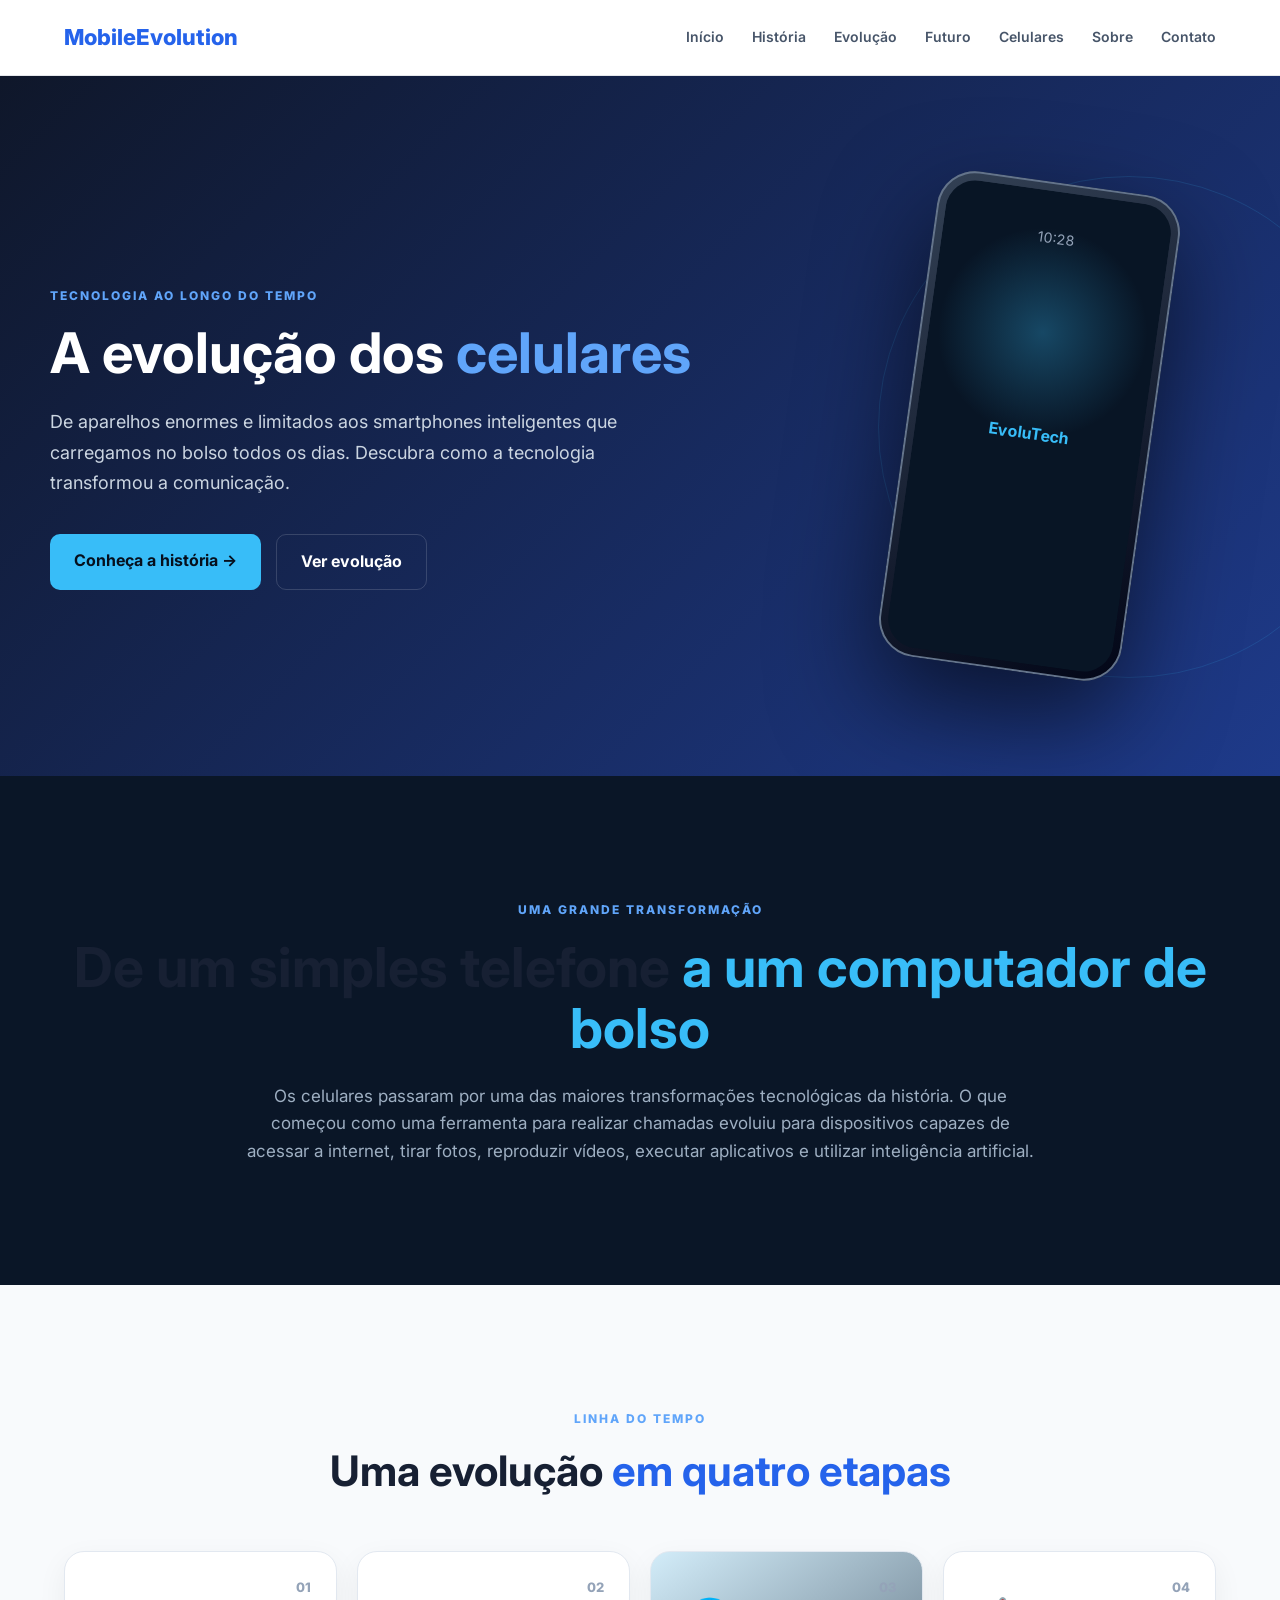
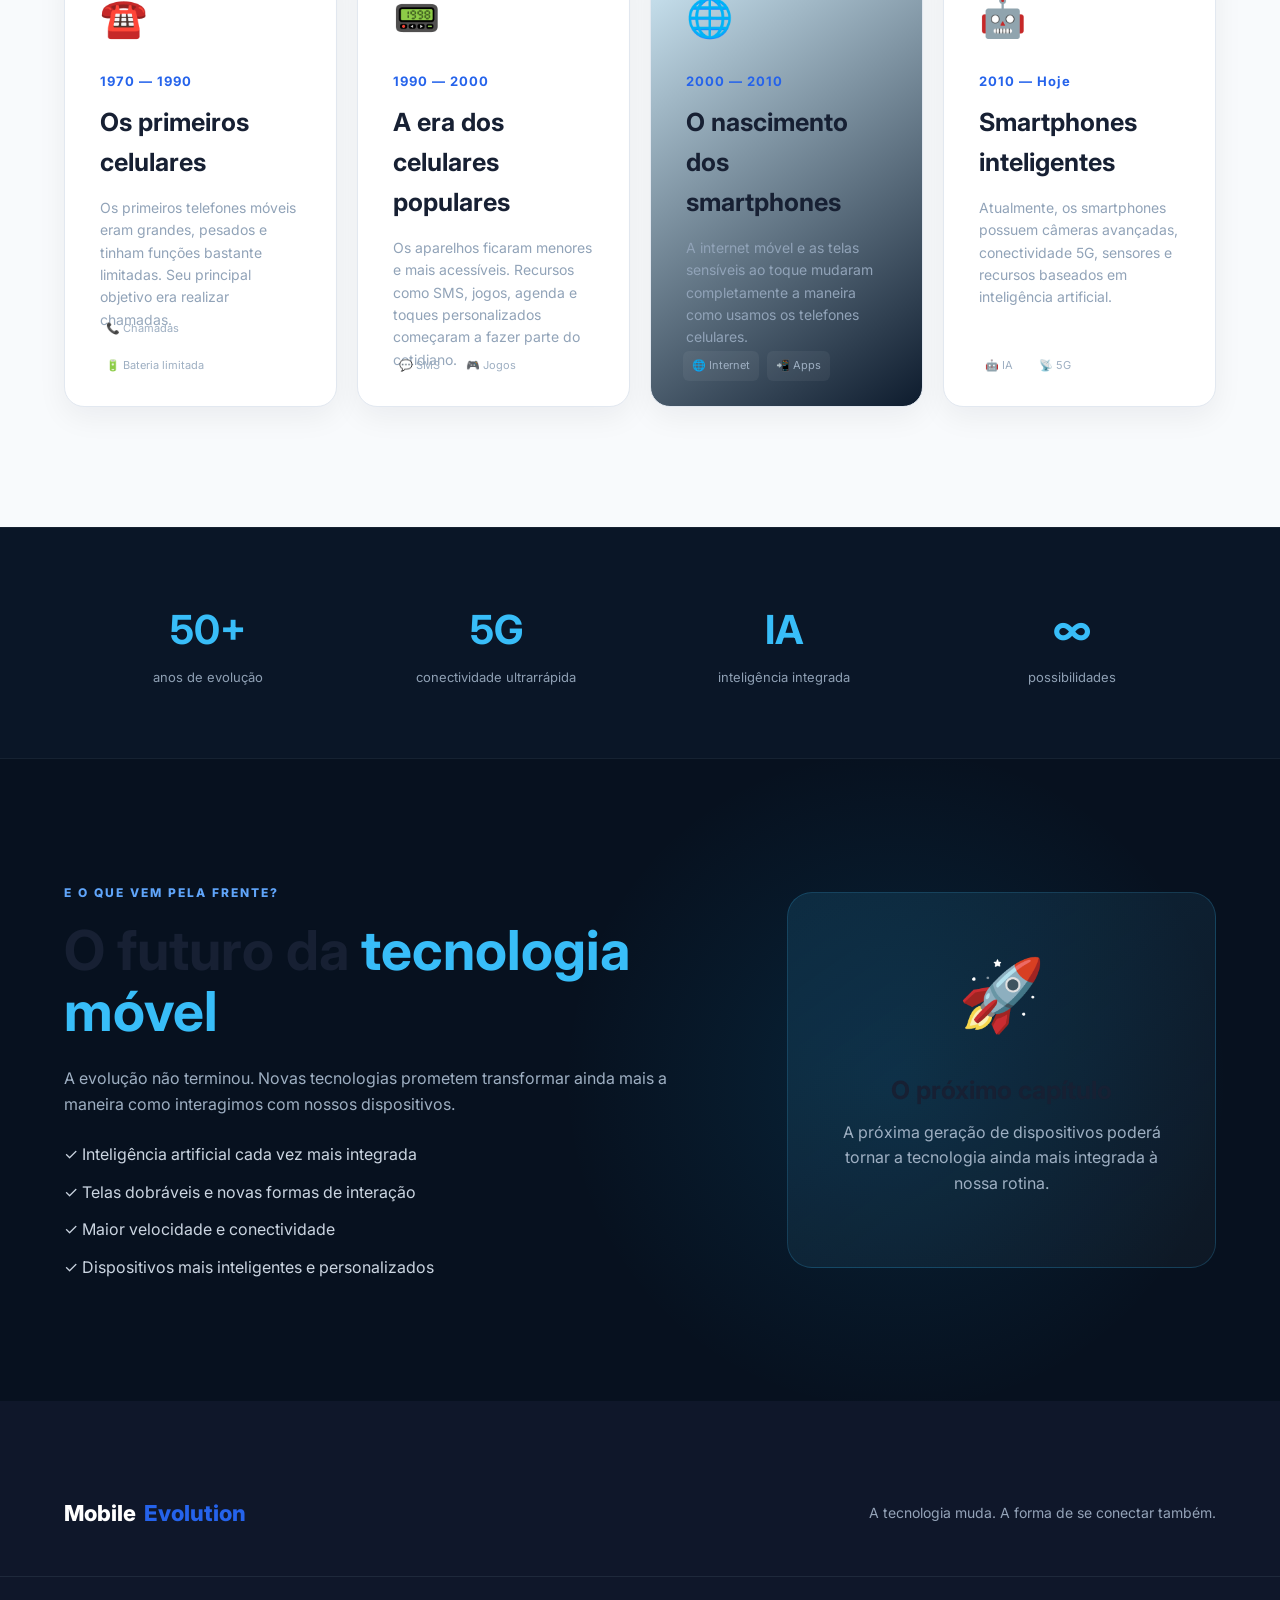
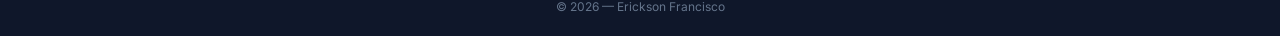
<file: index.html>
<!DOCTYPE html>

<html lang="pt-BR">
<head>
    <meta charset="UTF-8">
    <meta name="viewport" content="width=device-width, initial-scale=1.0">


<title>Evolução dos Celulares</title>

<link rel="stylesheet" href="style.css">

<link rel="preconnect" href="https://fonts.googleapis.com">
<link rel="preconnect" href="https://fonts.gstatic.com" crossorigin>
<link href="https://fonts.googleapis.com/css2?family=Inter:wght@400;500;600;700;800&display=swap" rel="stylesheet">


</head>

<body>


<!-- MENU -->
<header class="header">
    <div class="container nav">

        <div class="logo">
            <span>Mobile<span class="highlight">Evolution</span></span>
        </div>

        <nav>
            <a href="#inicio">Início</a>
            <a href="#historia">História</a>
            <a href="#evolucao">Evolução</a>
            <a href="#futuro">Futuro</a>
            <a href="celulares.html">Celulares</a>
            <a href="sobre.html">Sobre</a>
            <a href="contato.html">Contato</a>
        </nav>

    </div>
</header>


<!-- HERO -->
<section class="hero" id="inicio">

    <div class="hero-content">

        <span class="tag">TECNOLOGIA AO LONGO DO TEMPO</span>

        <h1>
            A evolução dos
            <span>celulares</span>
        </h1>

        <p>
            De aparelhos enormes e limitados aos smartphones
            inteligentes que carregamos no bolso todos os dias.
            Descubra como a tecnologia transformou a comunicação.
        </p>

        <div class="buttons">
            <a href="#historia" class="btn primary">
                Conheça a história →
            </a>

            <a href="#evolucao" class="btn secondary">
                Ver evolução
            </a>
        </div>

    </div>

    <div class="hero-phone">
        <div class="phone">
            <div class="phone-screen">
                <div class="screen-time">10:28</div>
                <div class="screen-icon"></div>
                <div class="screen-text">EvoluTech</div>
            </div>
        </div>
    </div>

</section>


<!-- INTRODUÇÃO -->
<section class="intro" id="historia">

    <div class="container">

        <span class="section-tag">UMA GRANDE TRANSFORMAÇÃO</span>

        <h2>
            De um simples telefone
            <span>a um computador de bolso</span>
        </h2>

        <p class="intro-text">
            Os celulares passaram por uma das maiores transformações
            tecnológicas da história. O que começou como uma ferramenta
            para realizar chamadas evoluiu para dispositivos capazes de
            acessar a internet, tirar fotos, reproduzir vídeos, executar
            aplicativos e utilizar inteligência artificial.
        </p>

    </div>

</section>


<!-- CARDS -->
<section class="evolution" id="evolucao">

    <div class="container">

        <div class="section-header">
            <span class="section-tag">LINHA DO TEMPO</span>

            <h2>
                Uma evolução
                <span>em quatro etapas</span>
            </h2>
        </div>


        <div class="timeline">

            <!-- 1 -->
            <article class="card">

                <div class="card-number">01</div>

                <div class="card-icon">☎️</div>

                <span class="year">1970 — 1990</span>

                <h3>Os primeiros celulares</h3>

                <p>
                    Os primeiros telefones móveis eram grandes,
                    pesados e tinham funções bastante limitadas.
                    Seu principal objetivo era realizar chamadas.
                </p>

                <div class="card-footer">
                    <span>📞 Chamadas</span>
                    <span>🔋 Bateria limitada</span>
                </div>

            </article>


            <!-- 2 -->
            <article class="card">

                <div class="card-number">02</div>

                <div class="card-icon">📟</div>

                <span class="year">1990 — 2000</span>

                <h3>A era dos celulares populares</h3>

                <p>
                    Os aparelhos ficaram menores e mais acessíveis.
                    Recursos como SMS, jogos, agenda e toques
                    personalizados começaram a fazer parte do cotidiano.
                </p>

                <div class="card-footer">
                    <span>💬 SMS</span>
                    <span>🎮 Jogos</span>
                </div>

            </article>


            <!-- 3 -->
            <article class="card featured">

                <div class="card-number">03</div>

                <div class="card-icon">🌐</div>

                <span class="year">2000 — 2010</span>

                <h3>O nascimento dos smartphones</h3>

                <p>
                    A internet móvel e as telas sensíveis ao toque
                    mudaram completamente a maneira como usamos
                    os telefones celulares.
                </p>

                <div class="card-footer">
                    <span>🌐 Internet</span>
                    <span>📲 Apps</span>
                </div>

            </article>


            <!-- 4 -->
            <article class="card">

                <div class="card-number">04</div>

                <div class="card-icon">🤖</div>

                <span class="year">2010 — Hoje</span>

                <h3>Smartphones inteligentes</h3>

                <p>
                    Atualmente, os smartphones possuem câmeras
                    avançadas, conectividade 5G, sensores e recursos
                    baseados em inteligência artificial.
                </p>

                <div class="card-footer">
                    <span>🤖 IA</span>
                    <span>📡 5G</span>
                </div>

            </article>

        </div>

    </div>

</section>


<!-- NÚMEROS -->
<section class="numbers">

    <div class="container stats">

        <div class="stat">
            <strong>50+</strong>
            <span>anos de evolução</span>
        </div>

        <div class="stat">
            <strong>5G</strong>
            <span>conectividade ultrarrápida</span>
        </div>

        <div class="stat">
            <strong>IA</strong>
            <span>inteligência integrada</span>
        </div>

        <div class="stat">
            <strong>∞</strong>
            <span>possibilidades</span>
        </div>

    </div>

</section>


<!-- FUTURO -->
<section class="future" id="futuro">

    <div class="container future-content">

        <div>

            <span class="section-tag">E O QUE VEM PELA FRENTE?</span>

            <h2>
                O futuro da
                <span>tecnologia móvel</span>
            </h2>

            <p>
                A evolução não terminou. Novas tecnologias prometem
                transformar ainda mais a maneira como interagimos
                com nossos dispositivos.
            </p>

            <ul>
                <li>✓ Inteligência artificial cada vez mais integrada</li>
                <li>✓ Telas dobráveis e novas formas de interação</li>
                <li>✓ Maior velocidade e conectividade</li>
                <li>✓ Dispositivos mais inteligentes e personalizados</li>
            </ul>

        </div>

        <div class="future-card">
            <div class="future-icon">🚀</div>
            <h3>O próximo capítulo</h3>
            <p>
                A próxima geração de dispositivos poderá tornar
                a tecnologia ainda mais integrada à nossa rotina.
            </p>
        </div>

    </div>

</section>


<!-- FOOTER -->
<footer>

    <div class="container footer-content">

        <div class="logo">
            Mobile<span class="highlight">Evolution</span>
        </div>

        <p>
            A tecnologia muda. A forma de se conectar também.
        </p>

    </div>

    <div class="copyright">
        © 2026 — Erickson Francisco
    </div>

</footer>

</body>
</html>
</file>
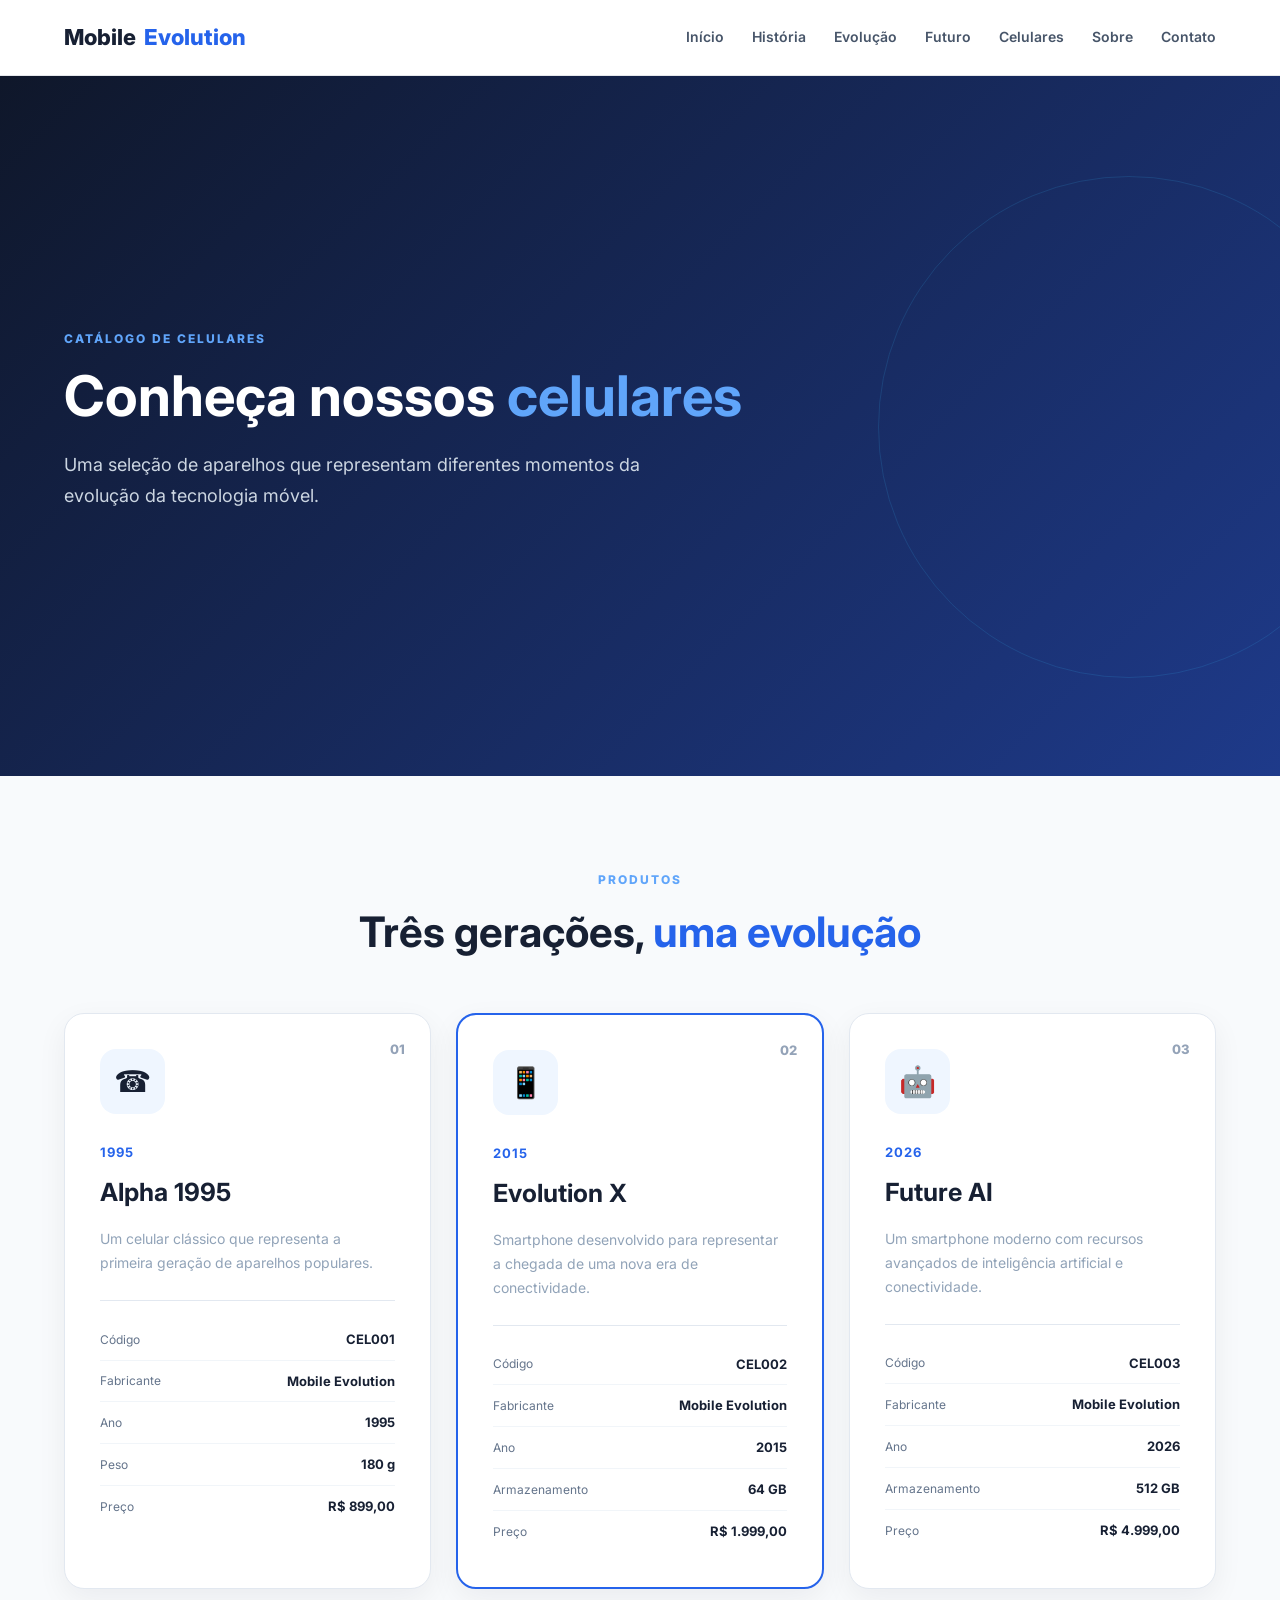
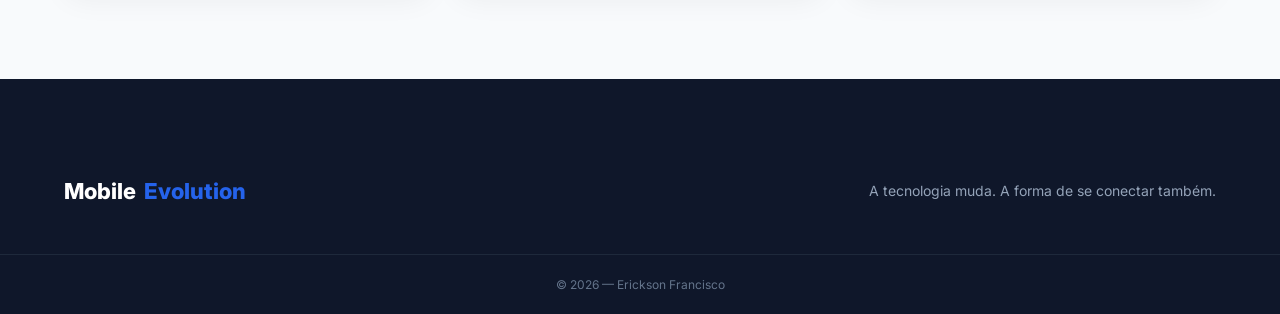
<file: celulares.html>
<!DOCTYPE html>
<html lang="pt-BR">
<head>
    <meta charset="UTF-8">
    <meta name="viewport" content="width=device-width, initial-scale=1.0">

    <title>Celulares - MobileEvolution</title>

    <link rel="stylesheet" href="style.css">

    <link rel="preconnect" href="https://fonts.googleapis.com">
    <link rel="preconnect" href="https://fonts.gstatic.com" crossorigin>
    <link href="https://fonts.googleapis.com/css2?family=Inter:wght@400;500;600;700;800&display=swap" rel="stylesheet">
</head>

<body>

    <header class="header">
        <div class="container nav">

            <div class="logo">
                Mobile<span>Evolution</span>
            </div>

            <nav>
            <a href="#inicio">Início</a>
            <a href="#historia">História</a>
            <a href="#evolucao">Evolução</a>
            <a href="#futuro">Futuro</a>
            <a href="celulares.html">Celulares</a>
            <a href="sobre.html">Sobre</a>
            <a href="contato.html">Contato</a>
        </nav>

        </div>
    </header>

    <main>

        <section class="hero">
            <div class="container">

                <span class="tag">CATÁLOGO DE CELULARES</span>

                <h1>
                    Conheça nossos
                    <span>celulares</span>
                </h1>

                <p>
                    Uma seleção de aparelhos que representam diferentes
                    momentos da evolução da tecnologia móvel.
                </p>

            </div>
        </section>


        <section class="celulares">

            <div class="container">

                <div class="section-header">
                    <span class="section-tag">PRODUTOS</span>

                    <h2>
                        Três gerações,
                        <span>uma evolução</span>
                    </h2>
                </div>


                <div class="cards">


                    <!-- CELULAR 1 -->
                    <article class="card">

                        <div class="card-number">01</div>

                        <div class="phone-icon">☎</div>

                        <span class="year">1995</span>

                        <h3>Alpha 1995</h3>

                        <p class="description">
                            Um celular clássico que representa a primeira
                            geração de aparelhos populares.
                        </p>

                        <div class="attributes">

                            <div>
                                <span>Código</span>
                                <strong>CEL001</strong>
                            </div>

                            <div>
                                <span>Fabricante</span>
                                <strong>Mobile Evolution</strong>
                            </div>

                            <div>
                                <span>Ano</span>
                                <strong>1995</strong>
                            </div>

                            <div>
                                <span>Peso</span>
                                <strong>180 g</strong>
                            </div>

                            <div>
                                <span>Preço</span>
                                <strong>R$ 899,00</strong>
                            </div>

                        </div>

                    </article>


                    <!-- CELULAR 2 -->
                    <article class="card destaque">

                        <div class="card-number">02</div>

                        <div class="phone-icon">📱</div>

                        <span class="year">2015</span>

                        <h3>Evolution X</h3>

                        <p class="description">
                            Smartphone desenvolvido para representar
                            a chegada de uma nova era de conectividade.
                        </p>

                        <div class="attributes">

                            <div>
                                <span>Código</span>
                                <strong>CEL002</strong>
                            </div>

                            <div>
                                <span>Fabricante</span>
                                <strong>Mobile Evolution</strong>
                            </div>

                            <div>
                                <span>Ano</span>
                                <strong>2015</strong>
                            </div>

                            <div>
                                <span>Armazenamento</span>
                                <strong>64 GB</strong>
                            </div>

                            <div>
                                <span>Preço</span>
                                <strong>R$ 1.999,00</strong>
                            </div>

                        </div>

                    </article>


                    <!-- CELULAR 3 -->
                    <article class="card">

                        <div class="card-number">03</div>

                        <div class="phone-icon">🤖</div>

                        <span class="year">2026</span>

                        <h3>Future AI</h3>

                        <p class="description">
                            Um smartphone moderno com recursos avançados
                            de inteligência artificial e conectividade.
                        </p>

                        <div class="attributes">

                            <div>
                                <span>Código</span>
                                <strong>CEL003</strong>
                            </div>

                            <div>
                                <span>Fabricante</span>
                                <strong>Mobile Evolution</strong>
                            </div>

                            <div>
                                <span>Ano</span>
                                <strong>2026</strong>
                            </div>

                            <div>
                                <span>Armazenamento</span>
                                <strong>512 GB</strong>
                            </div>

                            <div>
                                <span>Preço</span>
                                <strong>R$ 4.999,00</strong>
                            </div>

                        </div>

                    </article>

                </div>

            </div>

        </section>

    </main>


    <footer>

        <div class="container footer-content">

            <div class="logo">
                Mobile<span>Evolution</span>
            </div>

            <p>
                A tecnologia muda. A forma de se conectar também.
            </p>

        </div>

        <div class="copyright">
            © 2026 — Erickson Francisco
        </div>

    </footer>

</body>
</html>
</file>
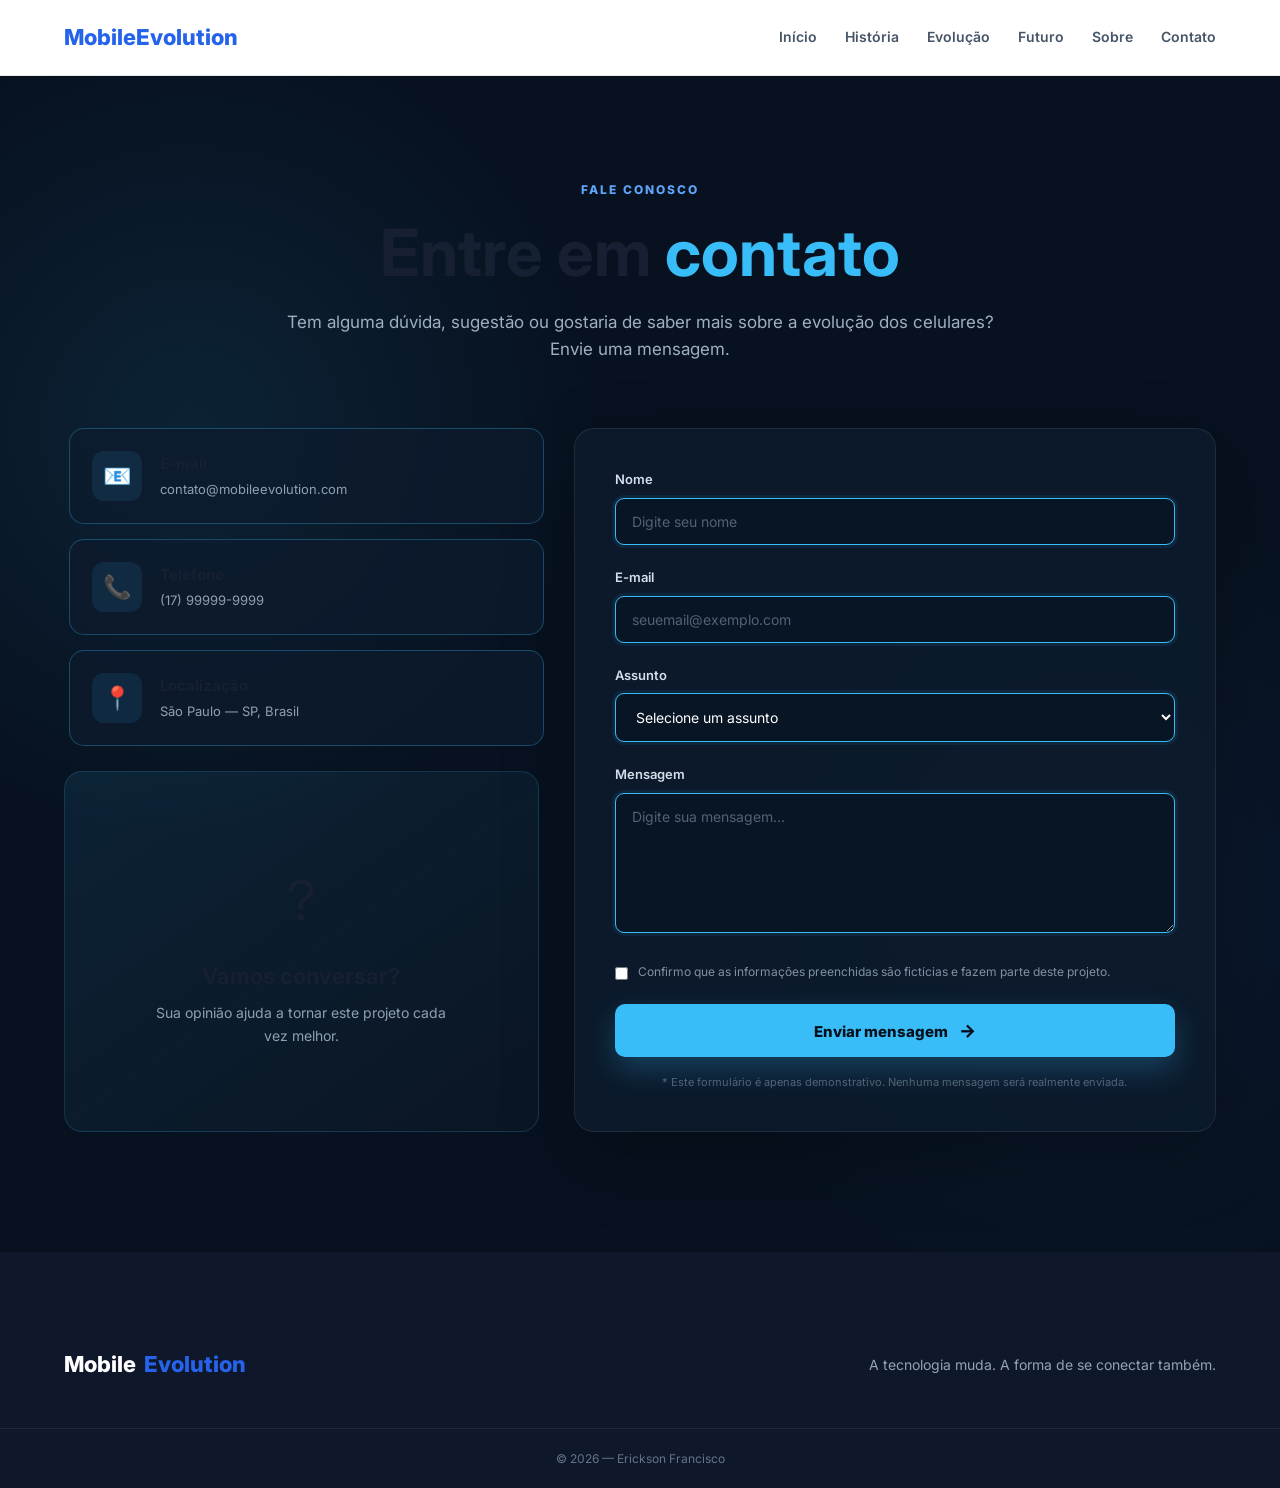
<file: contato.html>
<!DOCTYPE html>

<html lang="pt-BR">
<head>
    <meta charset="UTF-8">
    <meta name="viewport" content="width=device-width, initial-scale=1.0">

<title>Contato | Mobile Evolution</title>

<link rel="stylesheet" href="style.css">

<link rel="preconnect" href="https://fonts.googleapis.com">
<link rel="preconnect" href="https://fonts.gstatic.com" crossorigin>

<link href="https://fonts.googleapis.com/css2?family=Inter:wght@400;500;600;700;800&display=swap" rel="stylesheet">

</head>

<body>


<!-- MENU -->
<header class="header">
    <div class="container nav">

        <div class="logo">
            <span>Mobile<span class="highlight">Evolution</span></span>
        </div>

        <nav>
            <a href="index.html">Início</a>
            <a href="#historia">História</a>
            <a href="#evolucao">Evolução</a>
            <a href="#futuro">Futuro</a>
            <a href="sobre.html">Sobre</a>
            <a href="contato.html">Contato</a>
        </nav>

    </div>
</header>


<!-- CONTATO -->
<main class="contact-page">

    <div class="container">

        <div class="contact-header">

            <span class="section-tag">FALE CONOSCO</span>

            <h1>
                Entre em
                <span>contato</span>
            </h1>

            <p>
                Tem alguma dúvida, sugestão ou gostaria de saber mais
                sobre a evolução dos celulares? Envie uma mensagem.
            </p>

        </div>


        <div class="contact-grid">

            <!-- INFORMAÇÕES -->
            <section class="contact-info">

                <div class="info-card">

                    <div class="info-icon">📧</div>

                    <div>
                        <h3>E-mail</h3>
                        <p>contato@mobileevolution.com</p>
                    </div>

                </div>


                <div class="info-card">

                    <div class="info-icon">📞</div>

                    <div>
                        <h3>Telefone</h3>
                        <p>(17) 99999-9999</p>
                    </div>

                </div>


                <div class="info-card">

                    <div class="info-icon">📍</div>

                    <div>
                        <h3>Localização</h3>
                        <p>São Paulo — SP, Brasil</p>
                    </div>

                </div>


                <div class="contact-message">

                    <div class="big-icon">?</div>

                    <h3>Vamos conversar?</h3>

                    <p>
                        Sua opinião ajuda a tornar este projeto
                        cada vez melhor.
                    </p>

                </div>

            </section>


            <!-- FORMULÁRIO -->
            <section class="contact-form">

                <form action="#" method="post">

                    <div class="form-group">

                        <label for="nome">
                            Nome
                        </label>

                        <input
                            type="text"
                            id="nome"
                            name="nome"
                            placeholder="Digite seu nome"
                            required
                        >

                    </div>


                    <div class="form-group">

                        <label for="email">
                            E-mail
                        </label>

                        <input
                            type="email"
                            id="email"
                            name="email"
                            placeholder="seuemail@exemplo.com"
                            required
                        >

                    </div>


                    <div class="form-group">

                        <label for="assunto">
                            Assunto
                        </label>

                        <select id="assunto" name="assunto">

                            <option value="">
                                Selecione um assunto
                            </option>

                            <option value="duvida">
                                Dúvida
                            </option>

                            <option value="sugestao">
                                Sugestão
                            </option>

                            <option value="elogio">
                                Elogio
                            </option>

                            <option value="outro">
                                Outro
                            </option>

                        </select>

                    </div>


                    <div class="form-group">

                        <label for="mensagem">
                            Mensagem
                        </label>

                        <textarea
                            id="mensagem"
                            name="mensagem"
                            rows="6"
                            placeholder="Digite sua mensagem..."
                            required
                        ></textarea>

                    </div>


                    <div class="checkbox">

                        <input
                            type="checkbox"
                            id="termos"
                            required
                        >

                        <label for="termos">
                            Confirmo que as informações preenchidas
                            são fictícias e fazem parte deste projeto.
                        </label>

                    </div>


                    <button type="submit" class="submit-btn">
                        Enviar mensagem
                        <span>→</span>
                    </button>

                    <p class="form-note">
                        * Este formulário é apenas demonstrativo.
                        Nenhuma mensagem será realmente enviada.
                    </p>

                </form>

            </section>

        </div>

    </div>

</main>


<!-- FOOTER -->
<footer>

    <div class="container footer-content">

        <div class="logo">
            Mobile<span class="highlight">Evolution</span>
        </div>

        <p>
            A tecnologia muda. A forma de se conectar também.
        </p>

    </div>

    <div class="copyright">
        © 2026 — Erickson Francisco
    </div>

</footer>


</body>
</html>
</file>
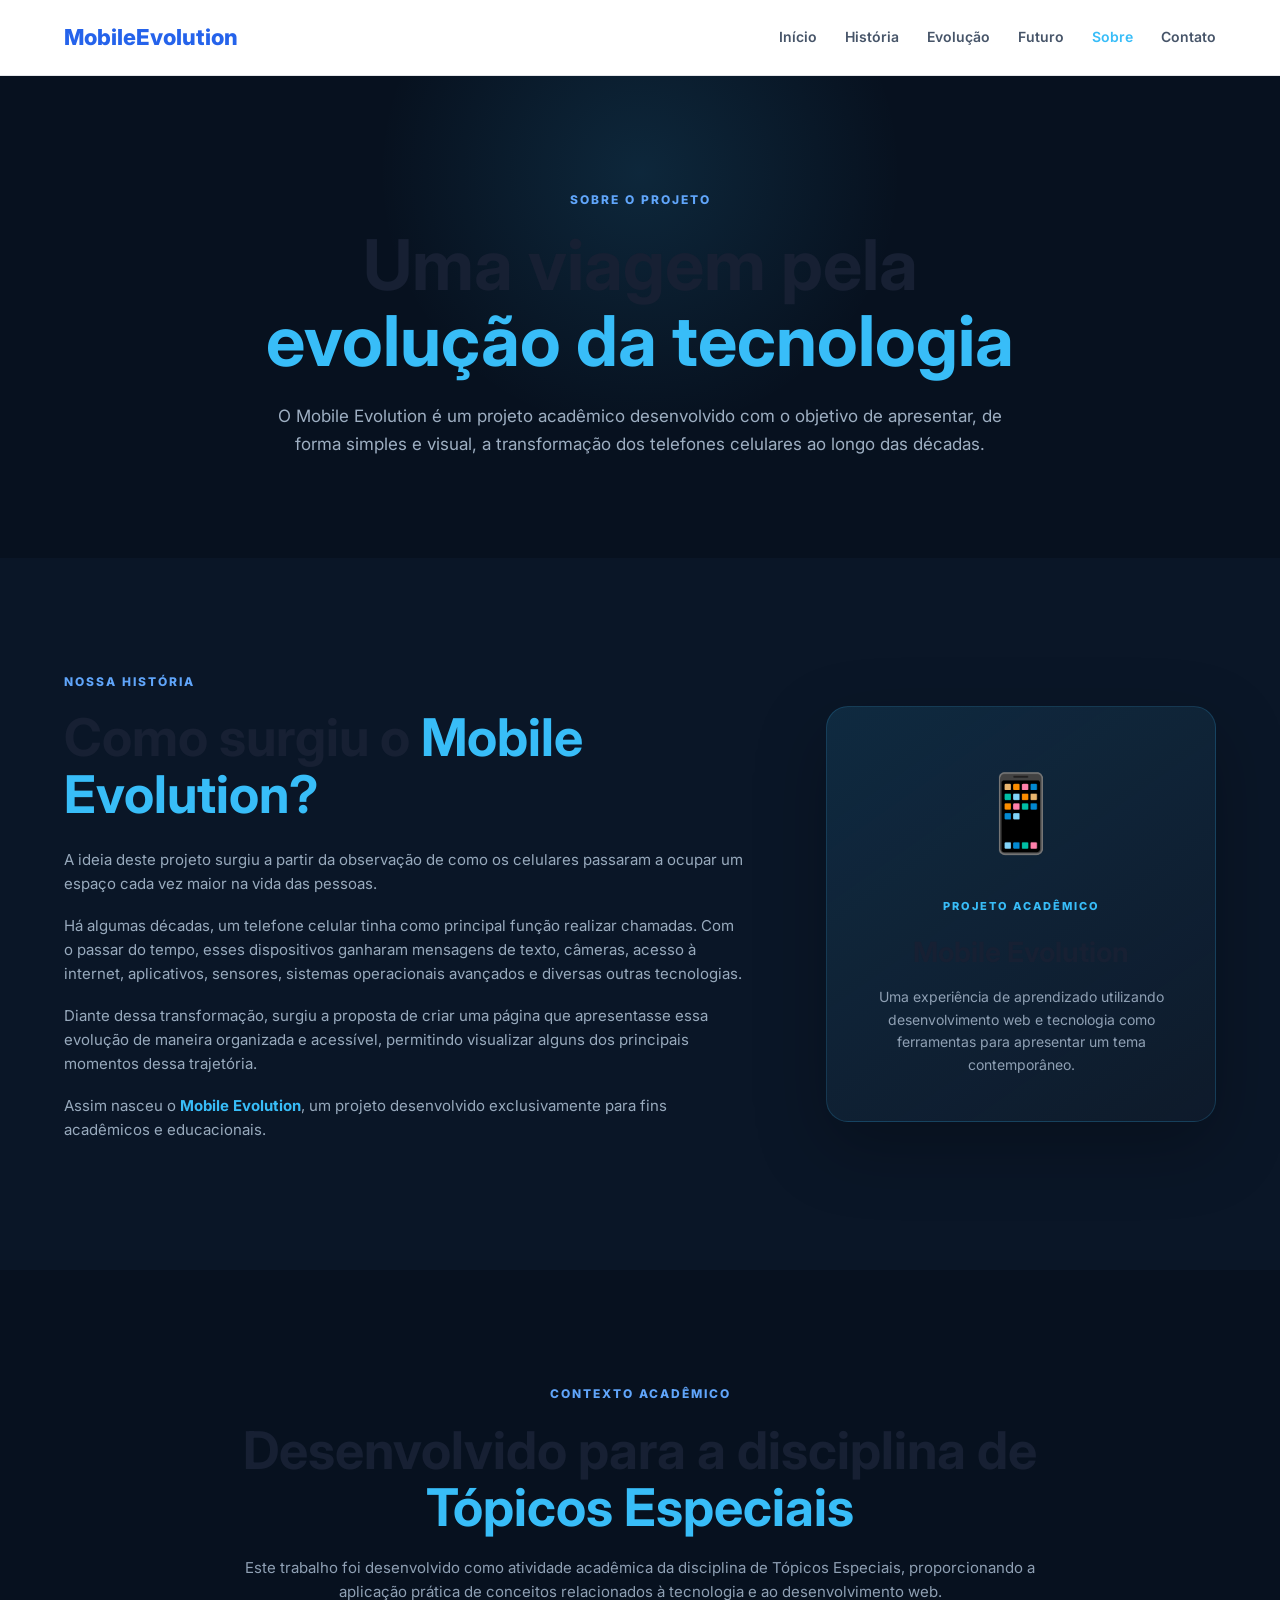
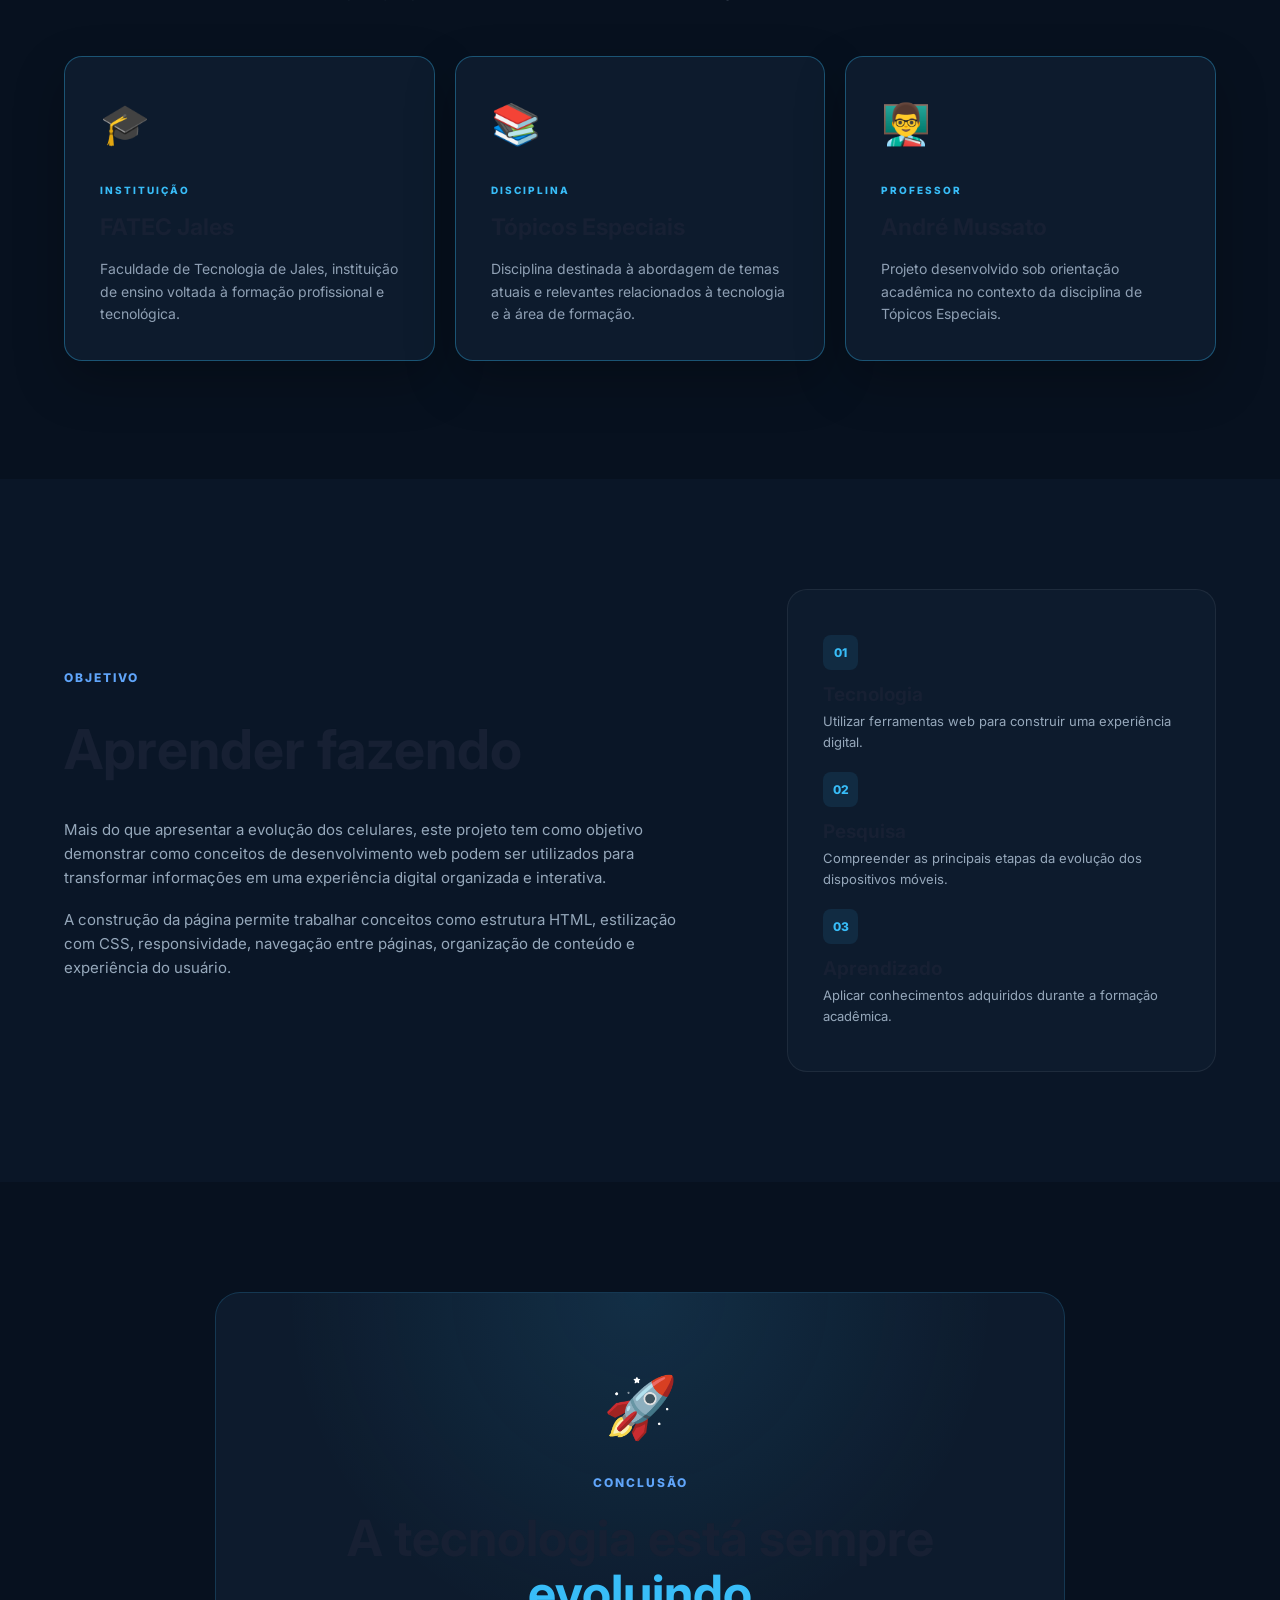
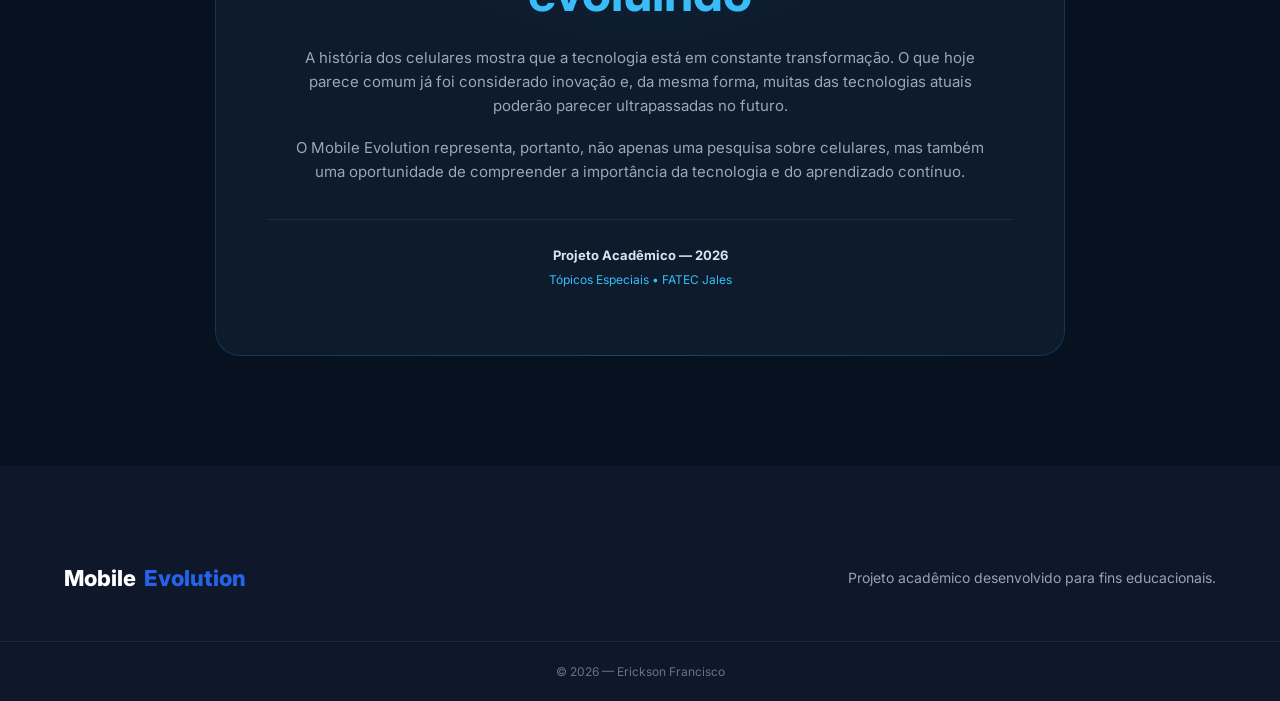
<file: sobre.html>
<!DOCTYPE html>

<html lang="pt-BR"> <head>

<meta charset="UTF-8">

<meta name="viewport" content="width=device-width, initial-scale=1.0">

<title>Sobre | Mobile Evolution</title>

<link rel="stylesheet" href="style.css">

<link rel="preconnect" href="https://fonts.googleapis.com">

<link rel="preconnect" href="https://fonts.gstatic.com" crossorigin>

<link
    href="https://fonts.googleapis.com/css2?family=Inter:wght@400;500;600;700;800&display=swap"
    rel="stylesheet"
>

</head>

<body>

<!-- MENU -->

<header class="header">

<div class="container nav">

    <div class="logo">

        <span>
            Mobile<span class="highlight">Evolution</span>
        </span>

    </div>


    <nav>

        <a href="index.html">Início</a>

        <a href="index.html#historia">História</a>

        <a href="index.html#evolucao">Evolução</a>

        <a href="index.html#futuro">Futuro</a>

        <a href="sobre.html" class="active">Sobre</a>

        <a href="contato.html">Contato</a>

    </nav>

</div>

</header>




<!-- HERO SOBRE -->

<main class="about-page">

<section class="about-hero">

    <div class="container">

        <span class="section-tag">
            SOBRE O PROJETO
        </span>


        <h1>

            Uma viagem pela
            <span>evolução da tecnologia</span>

        </h1>


        <p>

            O Mobile Evolution é um projeto acadêmico desenvolvido
            com o objetivo de apresentar, de forma simples e visual,
            a transformação dos telefones celulares ao longo das décadas.

        </p>

    </div>

</section>



<!-- HISTÓRIA DO PROJETO -->

<section class="about-story">

    <div class="container about-grid">


        <div class="story-text">

            <span class="section-tag">
                NOSSA HISTÓRIA
            </span>


            <h2>
                Como surgiu o
                <span>Mobile Evolution?</span>
            </h2>


            <p>

                A ideia deste projeto surgiu a partir da observação
                de como os celulares passaram a ocupar um espaço cada
                vez maior na vida das pessoas.

            </p>


            <p>

                Há algumas décadas, um telefone celular tinha como
                principal função realizar chamadas. Com o passar do
                tempo, esses dispositivos ganharam mensagens de texto,
                câmeras, acesso à internet, aplicativos, sensores,
                sistemas operacionais avançados e diversas outras
                tecnologias.

            </p>


            <p>

                Diante dessa transformação, surgiu a proposta de
                criar uma página que apresentasse essa evolução de
                maneira organizada e acessível, permitindo visualizar
                alguns dos principais momentos dessa trajetória.

            </p>


            <p>

                Assim nasceu o <strong>Mobile Evolution</strong>,
                um projeto desenvolvido exclusivamente para fins
                acadêmicos e educacionais.

            </p>

        </div>


        <div class="story-card">

            <div class="story-icon">
                📱
            </div>


            <span>
                PROJETO ACADÊMICO
            </span>


            <h3>
                Mobile Evolution
            </h3>


            <p>

                Uma experiência de aprendizado utilizando
                desenvolvimento web e tecnologia como ferramentas
                para apresentar um tema contemporâneo.

            </p>

        </div>


    </div>

</section>



<!-- CONTEXTO ACADÊMICO -->

<section class="academic">

    <div class="container">


        <div class="academic-header">

            <span class="section-tag">
                CONTEXTO ACADÊMICO
            </span>


            <h2>

                Desenvolvido para a disciplina de
                <span>Tópicos Especiais</span>

            </h2>


            <p>

                Este trabalho foi desenvolvido como atividade
                acadêmica da disciplina de Tópicos Especiais,
                proporcionando a aplicação prática de conceitos
                relacionados à tecnologia e ao desenvolvimento web.

            </p>

        </div>



        <div class="academic-cards">


            <div class="academic-card">

                <div class="academic-icon">
                    🎓
                </div>

                <span>
                    INSTITUIÇÃO
                </span>

                <h3>
                    FATEC Jales
                </h3>

                <p>
                    Faculdade de Tecnologia de Jales,
                    instituição de ensino voltada à formação
                    profissional e tecnológica.
                </p>

            </div>



            <div class="academic-card">

                <div class="academic-icon">
                    📚
                </div>

                <span>
                    DISCIPLINA
                </span>

                <h3>
                    Tópicos Especiais
                </h3>

                <p>
                    Disciplina destinada à abordagem de temas
                    atuais e relevantes relacionados à tecnologia
                    e à área de formação.
                </p>

            </div>



            <div class="academic-card">

                <div class="academic-icon">
                    👨‍🏫
                </div>

                <span>
                    PROFESSOR
                </span>

                <h3>
                    André Mussato
                </h3>

                <p>
                    Projeto desenvolvido sob orientação acadêmica
                    no contexto da disciplina de Tópicos Especiais.
                </p>

            </div>


        </div>

    </div>

</section>



<!-- OBJETIVO -->

<section class="objective">

    <div class="container objective-content">


        <div>

            <span class="section-tag">
                OBJETIVO
            </span>


            <h2>

                Aprender fazendo

            </h2>


            <p>

                Mais do que apresentar a evolução dos celulares,
                este projeto tem como objetivo demonstrar como
                conceitos de desenvolvimento web podem ser utilizados
                para transformar informações em uma experiência
                digital organizada e interativa.

            </p>


            <p>

                A construção da página permite trabalhar conceitos
                como estrutura HTML, estilização com CSS,
                responsividade, navegação entre páginas, organização
                de conteúdo e experiência do usuário.

            </p>

        </div>


        <div class="objective-card">

            <div class="objective-number">
                01
            </div>

            <h3>
                Tecnologia
            </h3>

            <p>
                Utilizar ferramentas web para construir
                uma experiência digital.
            </p>


            <div class="objective-number">
                02
            </div>

            <h3>
                Pesquisa
            </h3>

            <p>
                Compreender as principais etapas da evolução
                dos dispositivos móveis.
            </p>


            <div class="objective-number">
                03
            </div>

            <h3>
                Aprendizado
            </h3>

            <p>
                Aplicar conhecimentos adquiridos durante
                a formação acadêmica.
            </p>

        </div>

    </div>

</section>



<!-- CONCLUSÃO -->

<section class="about-final">

    <div class="container">


        <div class="final-box">

            <div class="final-icon">
                🚀
            </div>


            <span class="section-tag">
                CONCLUSÃO
            </span>


            <h2>

                A tecnologia está sempre
                <span>evoluindo</span>

            </h2>


            <p>

                A história dos celulares mostra que a tecnologia
                está em constante transformação. O que hoje parece
                comum já foi considerado inovação e, da mesma forma,
                muitas das tecnologias atuais poderão parecer
                ultrapassadas no futuro.

            </p>


            <p>

                O Mobile Evolution representa, portanto, não apenas
                uma pesquisa sobre celulares, mas também uma
                oportunidade de compreender a importância da
                tecnologia e do aprendizado contínuo.

            </p>


            <div class="academic-signature">

                <strong>
                    Projeto Acadêmico — 2026
                </strong>

                <span>
                    Tópicos Especiais • FATEC Jales
                </span>

            </div>

        </div>

    </div>

</section>

</main>




<!-- FOOTER -->

<footer>

<div class="container footer-content">

    <div class="logo">

        Mobile<span class="highlight">
            Evolution
        </span>

    </div>


    <p>
        Projeto acadêmico desenvolvido para fins educacionais.
    </p>

</div>


<div class="copyright">

    © 2026 — Erickson Francisco

</div>

</footer>

</body>

</html>
</file>
<file: style.css>
* {
  margin: 0;
  padding: 0;
  box-sizing: border-box;
  }

html {
scroll-behavior: smooth;
}

body {
font-family: "Inter", sans-serif;
background: #07111f;
color: #ffffff;
line-height: 1.6;
}

.container {
width: min(1150px, 90%);
margin: auto;
}

/* =========================
HEADER
========================= */

.header {
position: sticky;
top: 0;
z-index: 1000;


background: rgba(7, 17, 31, 0.85);
backdrop-filter: blur(15px);

border-bottom: 1px solid rgba(255,255,255,0.08);


}

.nav {
height: 75px;


display: flex;
align-items: center;
justify-content: space-between;


}

.logo {
display: flex;
align-items: center;
gap: 8px;


font-size: 19px;
font-weight: 800;


}

.highlight {
color: #38bdf8;
}

nav {
display: flex;
gap: 30px;
}

nav a {
color: #b8c4d4;
text-decoration: none;
font-size: 14px;
font-weight: 600;


transition: 0.3s;


}

nav a:hover {
color: #38bdf8;
}

/* =========================
HERO
========================= */

.hero {
min-height: 700px;


display: flex;
align-items: center;

position: relative;
overflow: hidden;

background:
    radial-gradient(circle at 80% 40%, rgba(14,165,233,0.18), transparent 30%),
    radial-gradient(circle at 20% 80%, rgba(59,130,246,0.12), transparent 30%);


}

.hero::before {
content: "";


position: absolute;
width: 500px;
height: 500px;

border-radius: 50%;

border: 1px solid rgba(56,189,248,0.15);

right: -100px;
top: 100px;


}

.hero-content {
width: 55%;
position: relative;
z-index: 2;
margin-left: 50px;
}

.tag,
.section-tag {
display: inline-block;


color: #38bdf8;

font-size: 12px;
font-weight: 800;

letter-spacing: 2px;

margin-bottom: 18px;


}

.hero h1 {
font-size: clamp(48px, 6vw, 78px);
line-height: 1.05;


margin-bottom: 25px;


}

.hero h1 span,
.intro h2 span,
.section-header h2 span,
.future h2 span {
color: #38bdf8;
}

.hero p {
max-width: 600px;


color: #aebdce;

font-size: 18px;

margin-bottom: 35px;


}

.buttons {
display: flex;
gap: 15px;
}

.btn {
display: inline-block;


padding: 14px 24px;

border-radius: 10px;

text-decoration: none;

font-weight: 700;

transition: 0.3s;


}

.primary {
background: #38bdf8;
color: #06101d;
}

.primary:hover {
transform: translateY(-3px);
box-shadow: 0 10px 30px rgba(56,189,248,0.25);
}

.secondary {
border: 1px solid rgba(255,255,255,0.15);
color: white;
}

.secondary:hover {
background: rgba(255,255,255,0.06);
}

/* =========================
CELULAR
========================= */

.hero-phone {
position: absolute;


right: 10%;
top: 50%;

transform: translateY(-50%);


}

.phone {
width: 245px;
height: 490px;


padding: 9px;

border-radius: 38px;

background: linear-gradient(145deg, #334155, #020617);

box-shadow:
    0 40px 100px rgba(0,0,0,0.6),
    inset 0 0 0 2px #64748b;

transform: rotate(8deg);

animation: float 4s ease-in-out infinite;


}

.phone-screen {
height: 100%;


border-radius: 30px;

display: flex;
flex-direction: column;
align-items: center;
justify-content: center;

background:
    radial-gradient(circle at 50% 30%, rgba(56,189,248,0.3), transparent 30%),
    #081525;


}

.screen-time {
position: absolute;
top: 45px;


font-size: 14px;
color: #94a3b8;


}

.screen-icon {
font-size: 65px;


filter: drop-shadow(0 0 20px rgba(56,189,248,0.5));


}

.screen-text {
margin-top: 15px;


font-weight: 700;
color: #38bdf8;


}

@keyframes float {


0%, 100% {
    transform: rotate(8deg) translateY(0);
}

50% {
    transform: rotate(8deg) translateY(-18px);
}


}

/* =========================
INTRO
========================= */

.intro {
padding: 120px 0;


background: #0a1627;

text-align: center;


}

.intro h2,
.section-header h2,
.future h2 {
font-size: clamp(35px, 5vw, 55px);
line-height: 1.1;


margin-bottom: 25px;


}

.intro-text {
max-width: 800px;


margin: auto;

color: #9eafc2;

font-size: 17px;


}

/* =========================
EVOLUTION
========================= */

.evolution {
padding: 120px 0;
}

.section-header {
text-align: center;
margin-bottom: 60px;
}

.timeline {
display: grid;


grid-template-columns: repeat(4, 1fr);

gap: 20px;


}

.card {
position: relative;


padding: 32px;

min-height: 380px;

background: #0d1b2d;

border: 1px solid rgba(255,255,255,0.07);

border-radius: 18px;

transition: 0.4s;

overflow: hidden;


}

.card:hover {
transform: translateY(-10px);


border-color: rgba(56,189,248,0.4);

box-shadow: 0 20px 50px rgba(0,0,0,0.25);


}

.card.featured {
background:
linear-gradient(
145deg,
rgba(14,165,233,0.16),
#0d1b2d
);
}

.card-number {
position: absolute;


right: 20px;
top: 10px;

font-size: 60px;
font-weight: 800;

color: rgba(255,255,255,0.04);


}

.card-icon {
font-size: 38px;


margin-bottom: 20px;


}

.year {
color: #38bdf8;


font-size: 12px;
font-weight: 800;

letter-spacing: 1px;


}

.card h3 {
margin: 10px 0 15px;


font-size: 21px;


}

.card p {
color: #91a3b8;


font-size: 14px;


}

.card-footer {
position: absolute;


bottom: 25px;
left: 32px;
right: 32px;

display: flex;
gap: 8px;

flex-wrap: wrap;


}

.card-footer span {
padding: 6px 9px;


background: rgba(255,255,255,0.05);

border-radius: 6px;

color: #9eafc2;

font-size: 11px;


}

/* =========================
NÚMEROS
========================= */

.numbers {
padding: 70px 0;


background: #0a1627;

border-top: 1px solid rgba(255,255,255,0.05);
border-bottom: 1px solid rgba(255,255,255,0.05);


}

.stats {
display: grid;


grid-template-columns: repeat(4, 1fr);

text-align: center;


}

.stat {
display: flex;


flex-direction: column;

gap: 5px;


}

.stat strong {
font-size: 40px;


color: #38bdf8;


}

.stat span {
color: #8fa0b4;


font-size: 13px;


}

/* =========================
FUTURO
========================= */

.future {
padding: 120px 0;


background:
    radial-gradient(circle at 70% 50%, rgba(14,165,233,0.12), transparent 35%),
    #07111f;


}

.future-content {
display: grid;


grid-template-columns: 1.5fr 1fr;

align-items: center;

gap: 80px;


}

.future p {
color: #9eafc2;


margin-bottom: 25px;


}

.future ul {
list-style: none;


display: flex;

flex-direction: column;

gap: 12px;

color: #cbd5e1;


}

.future-card {
padding: 45px;


border-radius: 25px;

background:
    linear-gradient(
        145deg,
        rgba(56,189,248,0.12),
        rgba(255,255,255,0.03)
    );

border: 1px solid rgba(56,189,248,0.2);

text-align: center;


}

.future-icon {
font-size: 70px;


margin-bottom: 20px;


}

.future-card h3 {
font-size: 25px;


margin-bottom: 10px;


}

/* =========================
FOOTER
========================= */

footer {
background: #040b14;


padding-top: 50px;


}

.footer-content {
display: flex;


align-items: center;
justify-content: space-between;

padding-bottom: 40px;


}

.footer-content p {
color: #718096;


font-size: 13px;


}

.copyright {
text-align: center;


padding: 20px;

border-top: 1px solid rgba(255,255,255,0.05);

color: #526174;

font-size: 12px;


}

/* =========================
RESPONSIVIDADE
========================= */

@media (max-width: 900px) {


nav {
    display: none;
}

.hero {
    padding: 100px 0;
}

.hero-content {
    width: 100%;
    text-align: center;
}

.hero p {
    margin-left: auto;
    margin-right: auto;
}

.buttons {
    justify-content: center;
}

.hero-phone {
    display: none;
}

.timeline {
    grid-template-columns: repeat(2, 1fr);
}

.stats {
    grid-template-columns: repeat(2, 1fr);
    gap: 40px;
}

.future-content {
    grid-template-columns: 1fr;
}

}

@media (max-width: 600px) {


.hero h1 {
    font-size: 45px;
}

.buttons {
    flex-direction: column;
}

.timeline {
    grid-template-columns: 1fr;
}

.stats {
    grid-template-columns: 1fr 1fr;
}

.footer-content {
    flex-direction: column;
    gap: 20px;
    text-align: center;
}


}

/* =========================
PÁGINA DE CONTATO
========================= */

.contact-page {
min-height: calc(100vh - 75px);

padding: 100px 0 120px;

background:
    radial-gradient(
        circle at 15% 30%,
        rgba(56, 189, 248, 0.10),
        transparent 30%
    ),
    radial-gradient(
        circle at 85% 70%,
        rgba(59, 130, 246, 0.08),
        transparent 30%
    ),
    #07111f;

}

/* CABEÇALHO */

.contact-header {
text-align: center;

max-width: 750px;

margin: 0 auto 65px;

}

.contact-header h1 {
font-size: clamp(45px, 6vw, 65px);

line-height: 1.1;

margin-bottom: 20px;

}

.contact-header h1 span {
color: #38bdf8;
}

.contact-header p {
color: #9eafc2;

font-size: 17px;

}

/* GRID */

.contact-grid {
display: grid;

grid-template-columns: 0.85fr 1.15fr;

gap: 35px;

align-items: stretch;

}

/* INFORMAÇÕES */

.contact-info {
display: flex;

flex-direction: column;

gap: 15px;

}

.info-card {
display: flex;

align-items: center;

gap: 18px;

padding: 22px;

background: rgba(13, 27, 45, 0.8);

border: 1px solid rgba(255,255,255,0.07);

border-radius: 15px;

transition: 0.3s;

}

.info-card {
transform: translateX(5px);

border-color: rgba(56,189,248,0.3);

}

.info-icon {
width: 50px;
height: 50px;

display: flex;

align-items: center;
justify-content: center;

border-radius: 12px;

background: rgba(56,189,248,0.1);

font-size: 23px;

}

.info-card h3 {
font-size: 15px;

margin-bottom: 3px;

}

.info-card p {
color: #8fa0b4;

font-size: 13px;

}

/* CARD DE MENSAGEM */

.contact-message {
flex: 1;

display: flex;

flex-direction: column;

justify-content: center;

align-items: center;

text-align: center;

margin-top: 10px;

padding: 35px;

border-radius: 18px;

border: 1px solid rgba(56,189,248,0.18);

background:
    linear-gradient(
        145deg,
        rgba(56,189,248,0.10),
        rgba(255,255,255,0.02)
    );

}

.big-icon {
font-size: 55px;

margin-bottom: 15px;

}

.contact-message h3 {
font-size: 22px;

margin-bottom: 8px;

}

.contact-message p {
max-width: 300px;

color: #8fa0b4;

font-size: 14px;

}

/* FORMULÁRIO */

.contact-form {
padding: 40px;

background: rgba(13, 27, 45, 0.9);

border: 1px solid rgba(255,255,255,0.08);

border-radius: 20px;

box-shadow: 0 25px 70px rgba(0,0,0,0.25);

}

.form-group {
margin-bottom: 22px;
}

.form-group label {
display: block;

margin-bottom: 8px;

font-size: 13px;

font-weight: 600;

color: #d5deea;

}

.form-group input,
.form-group select,
.form-group textarea {

width: 100%;

padding: 14px 16px;

border-radius: 9px;

border: 1px solid rgba(255,255,255,0.10);

background: #081525;

color: white;

font-family: inherit;

font-size: 14px;

outline: none;

transition: 0.3s;

}

.form-group input::placeholder,
.form-group textarea::placeholder {
color: #526174;
}

.form-group input,
.form-group select,
.form-group textarea {

border-color: #38bdf8;

box-shadow:
    0 0 0 3px rgba(56,189,248,0.08);

}

.form-group textarea {
resize: vertical;

min-height: 140px;

}

/* CHECKBOX */

.checkbox {
display: flex;

align-items: flex-start;

gap: 10px;

margin-bottom: 25px;

}

.checkbox input {
margin-top: 4px;

accent-color: #38bdf8;

}

.checkbox label {
color: #8090a3;

font-size: 12px;

line-height: 1.5;

}

/* BOTÃO */

.submit-btn {

width: 100%;

padding: 16px;

border: none;

border-radius: 10px;

background: #38bdf8;

color: #06101d;

font-family: inherit;

font-size: 15px;

font-weight: 800;

cursor: pointer;

transition: 0.3s;

}

.submit-btn span {
margin-left: 8px;

font-size: 18px;

}

.submit-btn {

transform: translateY(-2px);

box-shadow:
    0 12px 30px rgba(56,189,248,0.25);

}

.form-note {

text-align: center;

margin-top: 15px;

color: #526174;

font-size: 11px;

}

/* LINK ATIVO */

nav a.active {
color: #38bdf8;
}

/* RESPONSIVIDADE */

@media (max-width: 800px) {

.contact-page {
    padding: 70px 0;
}

.contact-grid {
    grid-template-columns: 1fr;
}

.contact-form {
    padding: 28px 22px;
}

}

@media (max-width: 500px) {

.contact-header h1 {
    font-size: 42px;
}

.info-card {
    padding: 18px;
}

.contact-form {
    border-radius: 15px;
}

}

/* =========================
PÁGINA SOBRE
========================= */

.about-page {
background: #07111f;
}

/* HERO */

.about-hero {
padding: 110px 0 100px;

text-align: center;

background:
    radial-gradient(
        circle at 50% 20%,
        rgba(56,189,248,0.13),
        transparent 35%
    );

}

.about-hero h1 {
max-width: 850px;

margin: auto;

font-size: clamp(45px, 6vw, 70px);

line-height: 1.08;

}

.about-hero h1 span {
color: #38bdf8;
}

.about-hero p {
max-width: 750px;

margin: 25px auto 0;

color: #9eafc2;

font-size: 17px;

}

/* HISTÓRIA */

.about-story {
padding: 110px 0;

background: #0a1627;

}

.about-grid {
display: grid;

grid-template-columns: 1.4fr 0.8fr;

gap: 80px;

align-items: center;

}

.story-text h2 {
font-size: clamp(35px, 5vw, 52px);

line-height: 1.1;

margin-bottom: 25px;

}

.story-text h2 span {
color: #38bdf8;
}

.story-text p {
color: #98aabd;

font-size: 15px;

margin-bottom: 18px;

}

.story-text strong {
color: #38bdf8;
}

/* CARD HISTÓRIA */

.story-card {
padding: 45px 35px;

border-radius: 22px;

text-align: center;

border: 1px solid rgba(56,189,248,0.18);

background:
    linear-gradient(
        145deg,
        rgba(56,189,248,0.12),
        rgba(255,255,255,0.02)
    );

box-shadow: 0 25px 70px rgba(0,0,0,0.25);

}

.story-icon {
font-size: 75px;

margin-bottom: 20px;

}

.story-card > span {
color: #38bdf8;

font-size: 11px;

font-weight: 800;

letter-spacing: 2px;

}

.story-card h3 {
font-size: 28px;

margin: 12px 0;

}

.story-card p {
color: #8fa0b4;

font-size: 14px;

}

/* CONTEXTO ACADÊMICO */

.academic {
padding: 110px 0;
}

.academic-header {
max-width: 800px;

margin: 0 auto 60px;

text-align: center;

}

.academic-header h2 {
font-size: clamp(35px, 5vw, 52px);

line-height: 1.1;

margin-bottom: 20px;

}

.academic-header h2 span {
color: #38bdf8;
}

.academic-header p {
color: #8fa0b4;

font-size: 15px;

}

/* CARDS ACADÊMICOS */

.academic-cards {
display: grid;

grid-template-columns: repeat(3, 1fr);

gap: 20px;

}

.academic-card {
padding: 35px;

background: #0d1b2d;

border: 1px solid rgba(255,255,255,0.07);

border-radius: 18px;

transition: 0.35s;

}

.academic-card {
transform: translateY(-8px);

border-color: rgba(56,189,248,0.35);

box-shadow: 0 20px 50px rgba(0,0,0,0.25);

}

.academic-icon {
font-size: 40px;

margin-bottom: 20px;

}

.academic-card > span {
color: #38bdf8;

font-size: 10px;

font-weight: 800;

letter-spacing: 2px;

}

.academic-card h3 {
font-size: 23px;

margin: 8px 0 12px;

}

.academic-card p {
color: #8fa0b4;

font-size: 14px;

}

/* OBJETIVO */

.objective {
padding: 110px 0;

background: #0a1627;

}

.objective-content {
display: grid;

grid-template-columns: 1.2fr 0.8fr;

gap: 80px;

align-items: center;

}

.objective h2 {
font-size: clamp(38px, 5vw, 55px);

margin-bottom: 25px;

}

.objective p {
color: #96a8bb;

font-size: 15px;

margin-bottom: 18px;

}

/* CARD OBJETIVO */

.objective-card {
padding: 35px;

border-radius: 20px;

background: #0d1b2d;

border: 1px solid rgba(255,255,255,0.07);

}

.objective-number {
display: inline-flex;

align-items: center;
justify-content: center;

width: 35px;
height: 35px;

margin-top: 10px;

border-radius: 8px;

background: rgba(56,189,248,0.1);

color: #38bdf8;

font-size: 12px;

font-weight: 800;

}

.objective-card h3 {
margin-top: 10px;

font-size: 19px;

}

.objective-card p {
font-size: 13px;

margin-bottom: 10px;

}

/* CONCLUSÃO */

.about-final {
padding: 110px 0;
}

.final-box {
max-width: 850px;

margin: auto;

padding: 65px 50px;

text-align: center;

border-radius: 25px;

border: 1px solid rgba(56,189,248,0.18);

background:
    radial-gradient(
        circle at 50% 0%,
        rgba(56,189,248,0.12),
        transparent 45%
    ),
    #0d1b2d;

}

.final-icon {
font-size: 60px;

margin-bottom: 15px;

}

.final-box h2 {
font-size: clamp(35px, 5vw, 50px);

line-height: 1.1;

margin-bottom: 25px;

}

.final-box h2 span {
color: #38bdf8;
}

.final-box p {
max-width: 700px;

margin: 0 auto 18px;

color: #96a8bb;

font-size: 15px;

}

.academic-signature {
display: flex;

flex-direction: column;

gap: 5px;

margin-top: 35px;

padding-top: 25px;

border-top: 1px solid rgba(255,255,255,0.07);

}

.academic-signature strong {
color: #dce5ef;

font-size: 13px;

}

.academic-signature span {
color: #38bdf8;

font-size: 12px;

}

/* RESPONSIVIDADE */

@media (max-width: 850px) {

.about-grid,
.objective-content {
    grid-template-columns: 1fr;

    gap: 45px;
}

.academic-cards {
    grid-template-columns: 1fr;
}

.about-hero {
    padding: 80px 0;
}

}

@media (max-width: 600px) {

.about-story,
.academic,
.objective,
.about-final {
    padding: 75px 0;
}

.final-box {
    padding: 45px 25px;
}

}

* {
    margin: 0;
    padding: 0;
    box-sizing: border-box;
}

body {
    font-family: 'Inter', sans-serif;
    background: #f8fafc;
    color: #172033;
}

.container {
    width: 90%;
    max-width: 1200px;
    margin: auto;
}


/* =========================
   HEADER
========================= */

.header {
    background: #ffffff;
    border-bottom: 1px solid #e5e7eb;
    position: sticky;
    top: 0;
    z-index: 10;
}

.nav {
    min-height: 75px;
    display: flex;
    align-items: center;
    justify-content: space-between;
}

.logo {
    font-size: 22px;
    font-weight: 800;
    color: #172033;
}

.logo span {
    color: #2563eb;
}

nav {
    display: flex;
    gap: 28px;
}

nav a {
    text-decoration: none;
    color: #475569;
    font-size: 14px;
    font-weight: 600;
    transition: 0.3s;
}

nav a:hover {
    color: #2563eb;
}


/* =========================
   HERO
========================= */

.hero {
    padding: 100px 0 80px;
    background: linear-gradient(135deg, #0f172a, #1e3a8a);
    color: white;
}

.tag,
.section-tag {
    display: inline-block;
    font-size: 12px;
    font-weight: 800;
    letter-spacing: 2px;
    color: #60a5fa;
    margin-bottom: 18px;
}

.hero h1 {
    max-width: 700px;
    font-size: 56px;
    line-height: 1.05;
    margin-bottom: 25px;
}

.hero h1 span {
    color: #60a5fa;
}

.hero p {
    max-width: 650px;
    font-size: 18px;
    line-height: 1.7;
    color: #cbd5e1;
}


/* =========================
   SEÇÃO CELULARES
========================= */

.celulares {
    padding: 90px 0;
}

.section-header {
    text-align: center;
    margin-bottom: 55px;
}

.section-header h2 {
    font-size: 42px;
    line-height: 1.2;
    color: #172033;
}

.section-header h2 span {
    color: #2563eb;
}


/* =========================
   CARDS
========================= */

.cards {
    display: grid;
    grid-template-columns: repeat(3, 1fr);
    gap: 25px;
}

.card {
    position: relative;
    background: #ffffff;
    border: 1px solid #e2e8f0;
    border-radius: 20px;
    padding: 35px;
    box-shadow: 0 10px 30px rgba(15, 23, 42, 0.06);
    transition: 0.3s;
}

.card:hover {
    transform: translateY(-8px);
    box-shadow: 0 20px 40px rgba(15, 23, 42, 0.12);
}

.card.destaque {
    border: 2px solid #2563eb;
}

.card-number {
    position: absolute;
    top: 25px;
    right: 25px;
    font-size: 13px;
    font-weight: 800;
    color: #94a3b8;
}

.phone-icon {
    width: 65px;
    height: 65px;
    display: flex;
    align-items: center;
    justify-content: center;
    background: #eff6ff;
    border-radius: 16px;
    font-size: 30px;
    margin-bottom: 25px;
}

.year {
    font-size: 13px;
    font-weight: 700;
    color: #2563eb;
}

.card h3 {
    font-size: 25px;
    margin: 8px 0 15px;
    color: #172033;
}

.description {
    font-size: 14px;
    line-height: 1.7;
    color: #64748b;
    margin-bottom: 25px;
}


/* =========================
   ATRIBUTOS
========================= */

.attributes {
    border-top: 1px solid #e2e8f0;
    padding-top: 18px;
}

.attributes div {
    display: flex;
    justify-content: space-between;
    align-items: center;
    gap: 15px;
    padding: 10px 0;
    border-bottom: 1px solid #f1f5f9;
}

.attributes div:last-child {
    border-bottom: none;
}

.attributes span {
    font-size: 12px;
    color: #64748b;
}

.attributes strong {
    font-size: 13px;
    color: #172033;
    text-align: right;
}


/* =========================
   FOOTER
========================= */

footer {
    background: #0f172a;
    color: white;
}

.footer-content {
    padding: 45px 0;
    display: flex;
    align-items: center;
    justify-content: space-between;
}

.footer-content .logo {
    color: white;
}

.footer-content p {
    color: #94a3b8;
    font-size: 14px;
}

.copyright {
    border-top: 1px solid #1e293b;
    padding: 20px;
    text-align: center;
    color: #64748b;
    font-size: 12px;
}


/* =========================
   RESPONSIVIDADE
========================= */

@media (max-width: 900px) {

    .cards {
        grid-template-columns: 1fr;
    }

    .card {
        max-width: 600px;
        margin: auto;
    }

    .hero h1 {
        font-size: 45px;
    }

    .section-header h2 {
        font-size: 34px;
    }
}


@media (max-width: 650px) {

    .nav {
        flex-direction: column;
        gap: 15px;
        padding: 20px 0;
    }

    nav {
        gap: 15px;
        flex-wrap: wrap;
        justify-content: center;
    }

    .hero {
        padding: 70px 0;
    }

    .hero h1 {
        font-size: 38px;
    }

    .hero p {
        font-size: 16px;
    }

    .celulares {
        padding: 60px 0;
    }

    .footer-content {
        flex-direction: column;
        gap: 15px;
        text-align: center;
    }
}
</file>
